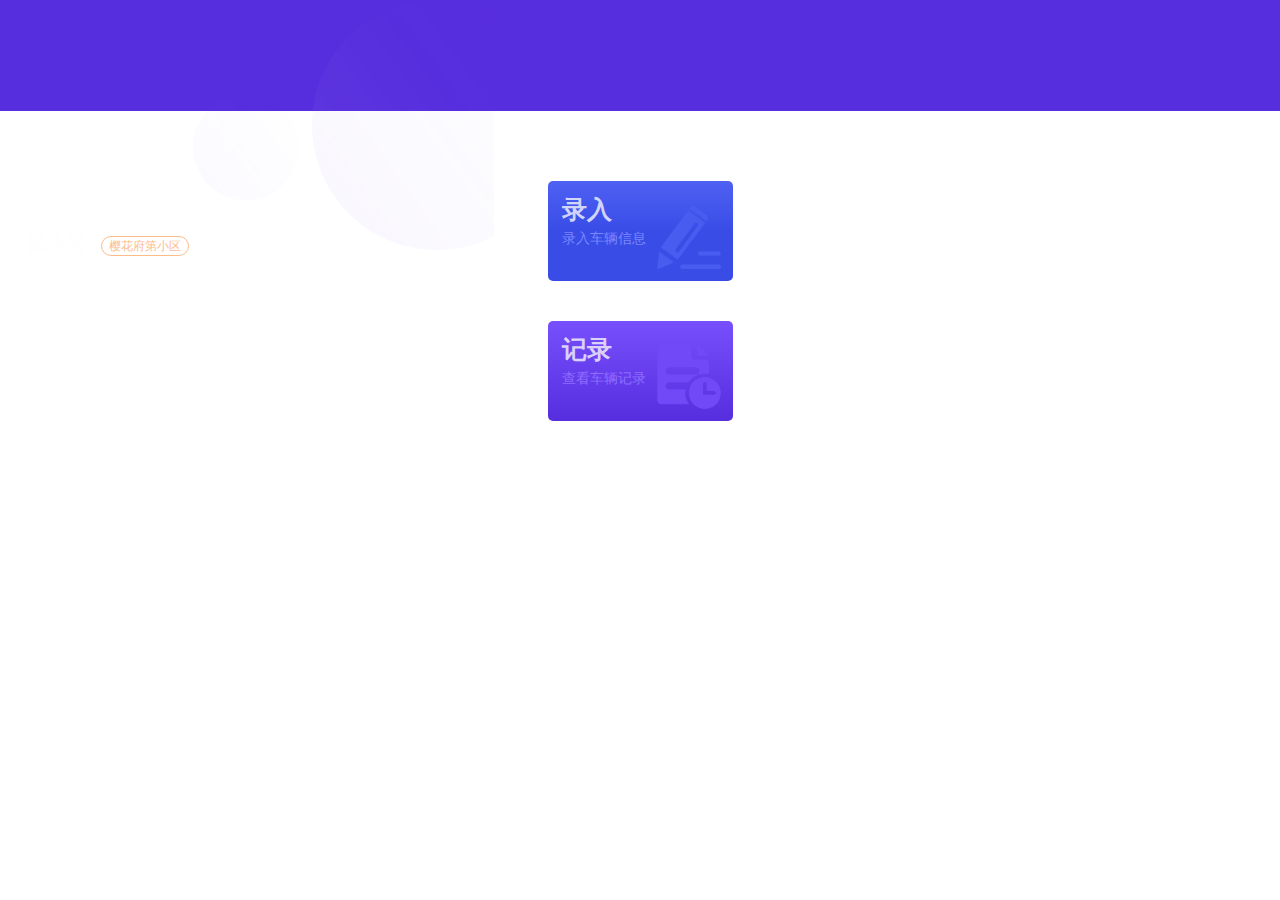
<file: templates/index.html>
<!DOCTYPE html>
<html>
	<head>
		<meta charset="utf-8" />
		<meta name="viewport" content="width=device-width,initial-scale=1,minimum-scale=1,maximum-scale=1,user-scalable=no" />
		<title>车辆管理系统</title>
		<link rel="stylesheet" type="text/css" href="../static/css/base.css"/>
		<link rel="stylesheet" type="text/css" href="../static/css/index.css"/>
		<!--<link rel="icon" href="[data-uri]">-->
	</head>
	<body>
		<div class="head_info">
			<span id="_name">
				祝小兵
			</span>
			<span id="_community">
				樱花府第小区
			</span>
			<img src="../static/imgs/index_head.png"/>
		</div>

		<div class="button">
			<div class="_text_big">录入</div>
			<span class="_text_normal">
				录入车辆信息
			</span>
			<div class="_toRec_bg"></div>
		</div>
		<div class="button but2">
			<div class="_text_big">记录</div>
			<span class="_text_normal2">
				查看车辆记录
			</span>
			<div class="_rec_bg">
				
			</div>
		</div>
		
		<div class="bottom">
		</div>
	</body>
</html>
</file>
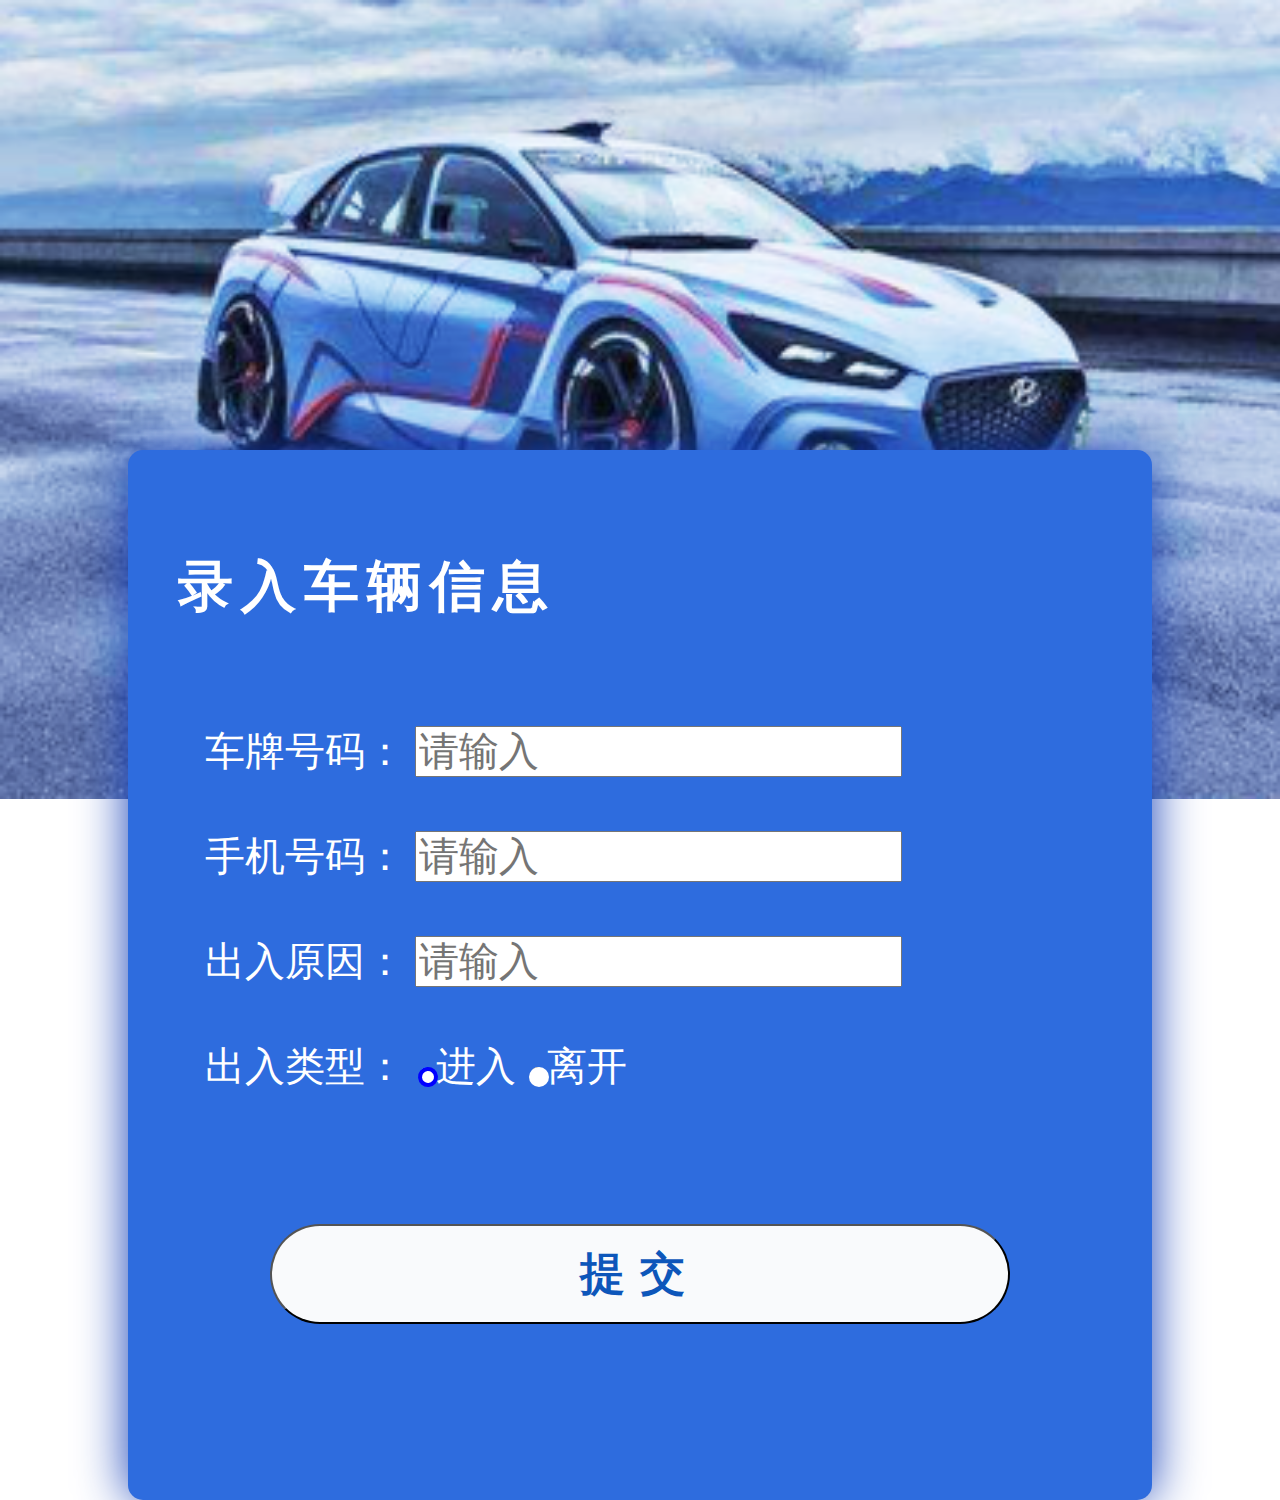
<file: addNew.html>
<!DOCTYPE html>
<html>

	<head>
		<meta charset="UTF-8">
		<title>新增</title>
		<link rel="stylesheet" type="text/css" href="css/common.css" />
		<link rel="stylesheet" type="text/css" href="css/addNew.css" />
	</head>

	<body>
		<div class="box">
			<div class="_info">
				录入车辆信息
			</div>
			<div class="_form">
				<div class="clearfix _inpu">
					<span>车牌号码：</span>
					<input type="text" name="plateNum" id="plateNum" value="" placeholder="请输入" />
				</div>
				<div class="clearfix _inpu">
					<span>手机号码：</span>
					<input type="text" name="plateNum" id="plateNum" value="" placeholder="请输入" />
				</div>
				<div class="clearfix _inpu">
					<span>出入原因：</span>
					<input type="text" name="plateNum" id="plateNum" value="" placeholder="请输入" />
				</div>
				<div class="clearfix _inpu">
					<span>出入类型：</span>
					<input type="radio" name="type" id="type" value="1" checked="checked"/>进入
					<input type="radio" name="type" id="type" value="0" />离开
				</div>
				<div class="_submitBtn">
					<input type="button" value="提交" />
				</div>

			</div>
		</div>
	</body>

</html>
</file>
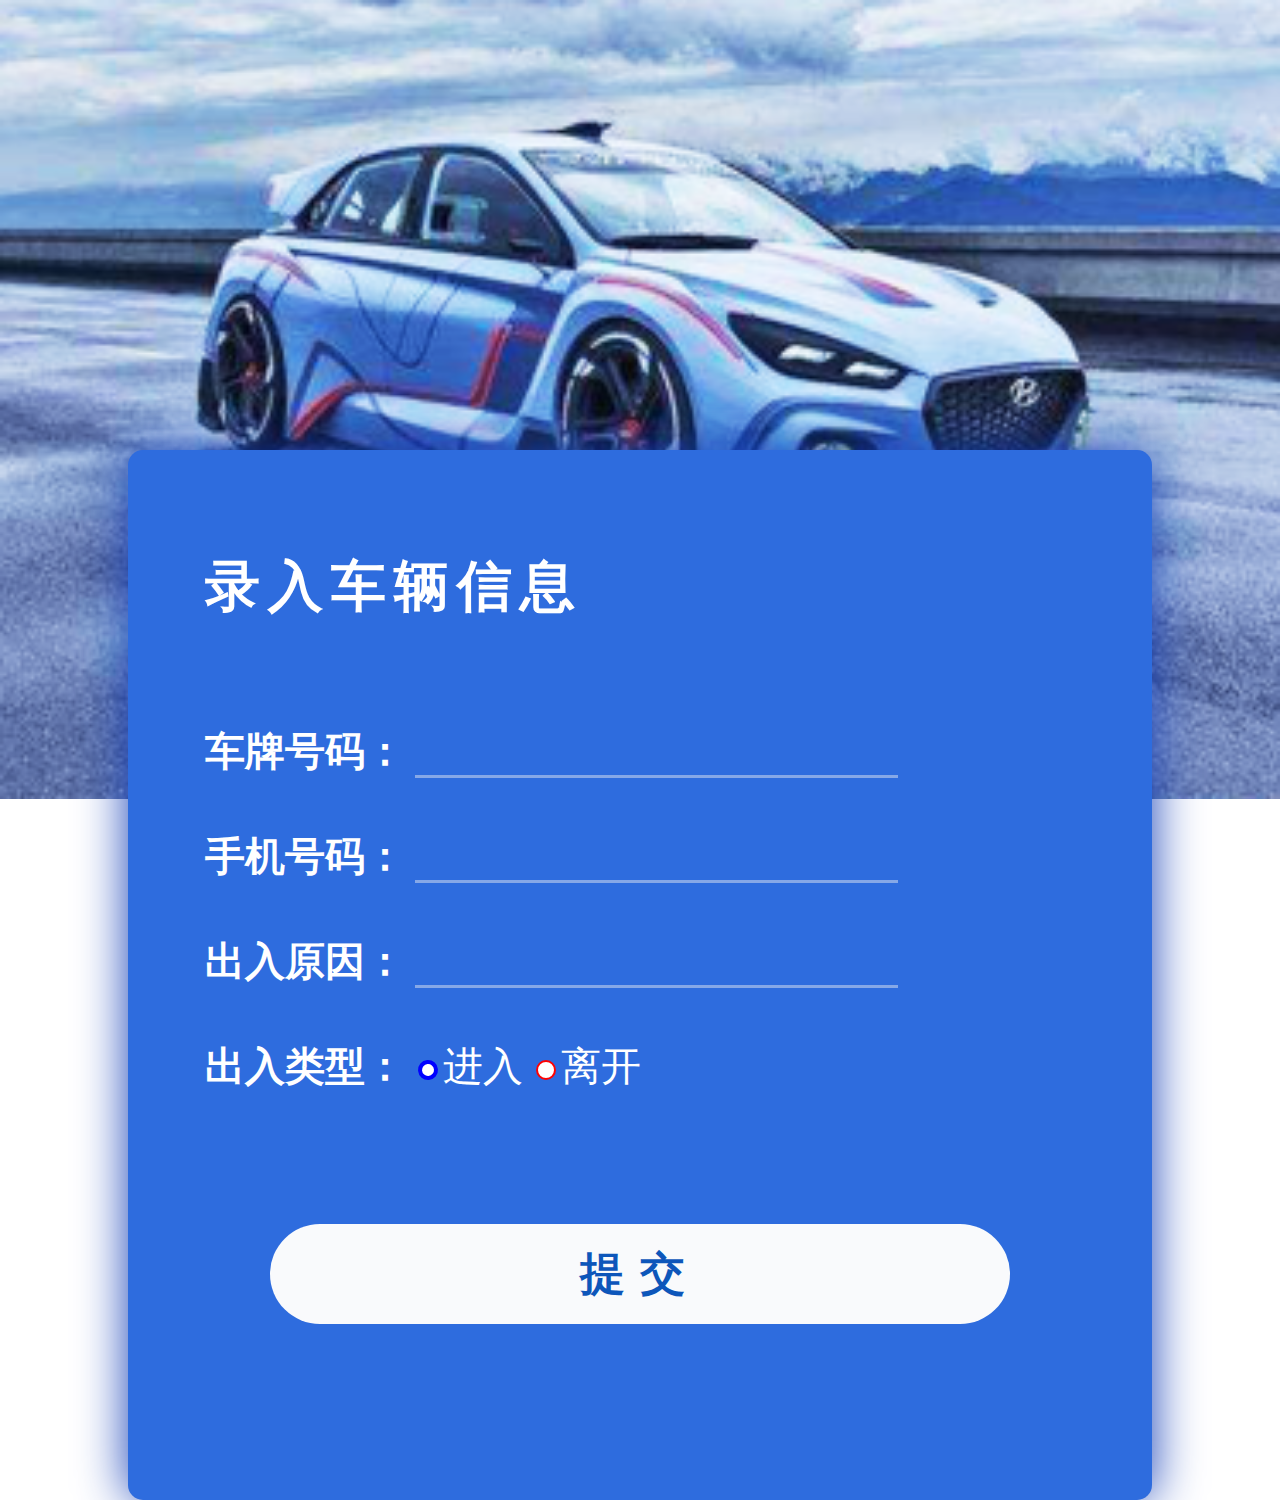
<file: templates/record/add.html>
<!DOCTYPE html>
<html>

	<head>
		<meta charset="UTF-8">
		<title>新增</title>
		<link rel="stylesheet" type="text/css" href="../../static/css/commonn.css" />
		<link rel="stylesheet" type="text/css" href="../../static/css/add.css" />
	</head>

	<body>
		<div class="box">
			<div class="_info">
				录入车辆信息
			</div>
			<div class="_form">
				<div class="clearfix _inpu">
					<span>车牌号码：</span>
					<input type="text" name="plateNum" id="plateNum" value="" placeholder="" />
				</div>
				<div class="clearfix _inpu">
					<span>手机号码：</span>
					<input type="text" name="plateNum" id="plateNum" value="" placeholder="" />
				</div>
				<div class="clearfix _inpu">
					<span>出入原因：</span>
					<input type="text" name="plateNum" id="plateNum" value="" placeholder="" />
				</div>
				<div class="clearfix _inpu">
					<span>出入类型：</span>
					<input type="radio" name="type" id="type" value="1" checked="checked"/>进入
					<input type="radio" name="type" id="type" value="0" />离开
				</div>
				<div class="_submitBtn">
					<input type="button" value="提交" />
				</div>

			</div>
		</div>
	</body>

</html>
</file>
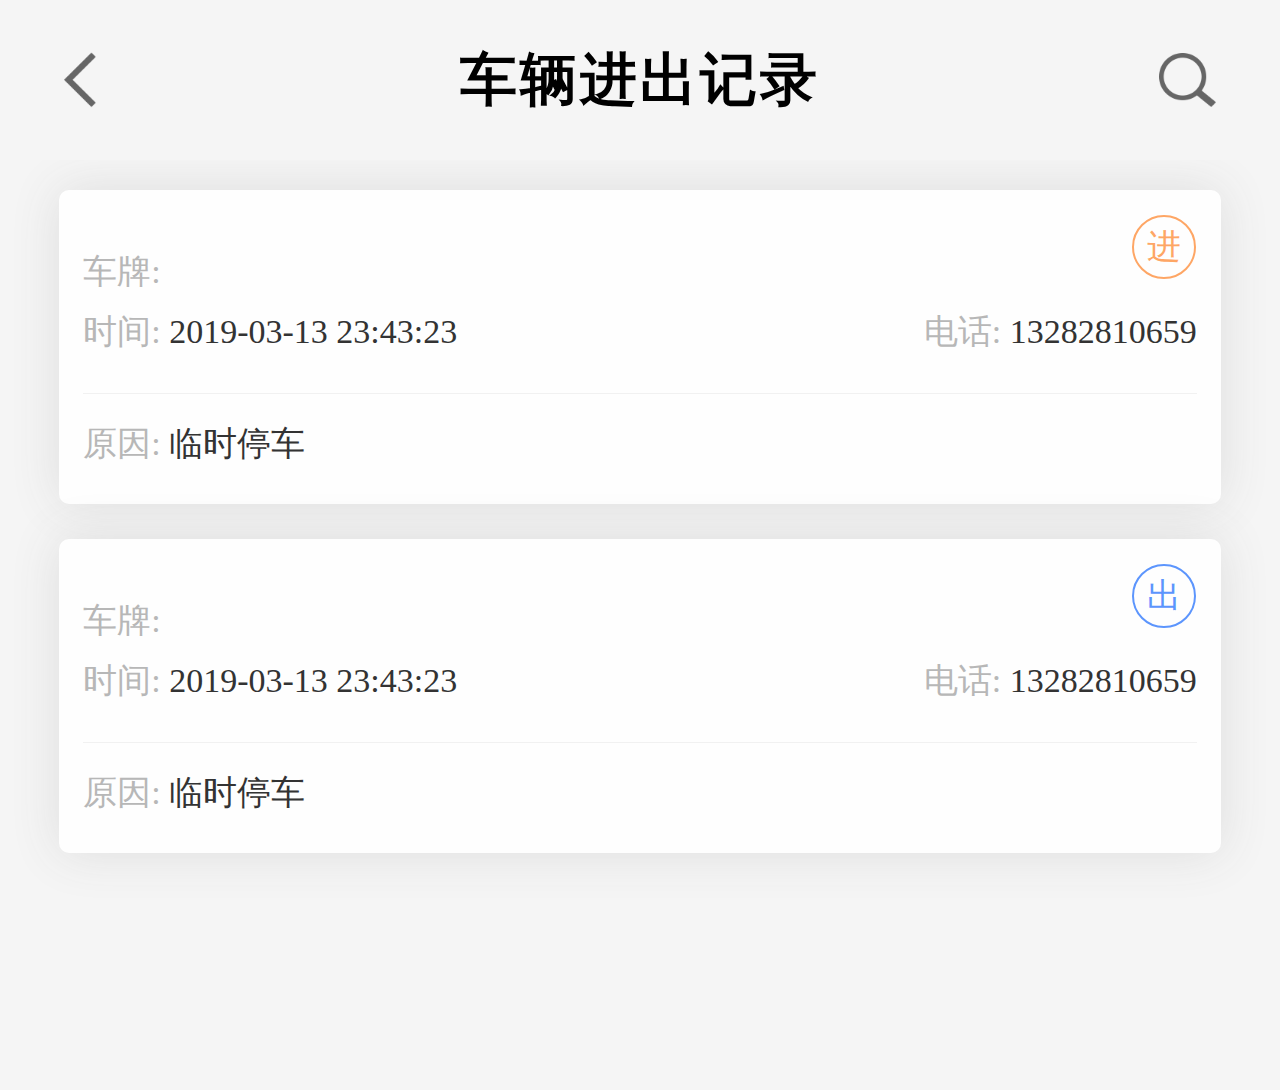
<file: templates/record/list.html>
<!DOCTYPE html>
<html>

	<head>
		<meta charset="UTF-8">
		<!--<meta name="viewport" content="width=device-width,initial-scale=1,minimum-scale=1,maximum-scale=1,user-scalable=no" />-->
		<title>列表</title>
		<link rel="stylesheet" type="text/css" href="../../static/css/commonn.css" />
		<link rel="stylesheet" type="text/css" href="../../static/css/list.css" />
		<script src="https://apps.bdimg.com/libs/jquery/2.1.4/jquery.min.js">
		</script>
	</head>

	<body>
		<div class="box">
			<div class="clearfix head">
				<div id="headTabs">
					<input type="button" id="_back" />
					<input type="text" id="_search" value="" placeholder="请输入需要查询的车牌号/手机号" />
					<input type="button" id="_searchBtn" />
					<span id="_subTitle">
						车辆进出记录
					</span>
					<input type="button" id="_reset" />
				</div>
			</div>
			<div class="content">

				<div class="_tab">
					<span>车牌: </span><span class="_info_str plateNumber"></span><br/>
					<span class="_enter">
						进
					</span>
					<span>时间: </span><span class="_info_str">2019-03-13 23:43:23</span>
					<div class="_mobile">
						<span>电话: </span><span class="_info_str">13282810659</span>
					</div>
					<div class="_line"></div>
					<span>原因: </span><span class="_info_str">临时停车</span>
				</div>

				<div class="_tab">
					<span>车牌: </span><span class="_info_str plateNumber"></span><br/>
					<span class="_exit">
						出
					</span>
					<span>时间: </span><span class="_info_str">2019-03-13 23:43:23</span>
					<div class="_mobile">
						<span>电话: </span><span class="_info_str">13282810659</span>
					</div>
					<div class="_line"></div>
					<span>原因: </span><span class="_info_str">临时停车</span>
				</div>

			</div>
		</div>
		<script type="text/javascript">
			var url = window.location.host;
			console.log(url);

			$('#_searchBtn').click(function() {
				// 判断返回按钮是否隐藏
				var flag = $("#_back").is(":hidden");
				if(flag) {
					// 判断输入框是否有内容
					var searchStr = $.trim($('#_search').val());
					console.log(searchStr);

					if(searchStr != '') {
						// 如果搜索内容不为空, 则执行查询
						console.log('adsf' + searchStr + 'asdfdsfa');
						window.open("http://wiesen.nat300.top/parking/record/list?val=" + searchStr);
					} else {
						// 如果内容为空 查全部
						window.open("http://wiesen.nat300.top/parking/record/list");
					}
					// 清空搜索框, 隐藏搜索框, 隐藏删除按钮, 显示返回按钮和副标题
					$('#_subTitle').show();
					$('#_back').show();
					$('#_search').val('');
					$('#_search').hide();
					$('#_reset').hide();
				} else {
					$('#_subTitle').hide();
					$('#_back').hide();
					$('#_search').show();
				}
			});

			// 监听搜索框内容变化
			$('#_search').bind('input propertychange', function() {
				if($(this).val().length > 0) {
					$('#_reset').show();
				} else {
					$('#_reset').hide();
				}
			});
			$('#_reset').click(function() {
				$('#_search').val('');
				$('#_reset').hide();
			});
		</script>
	</body>

</html>
</file>
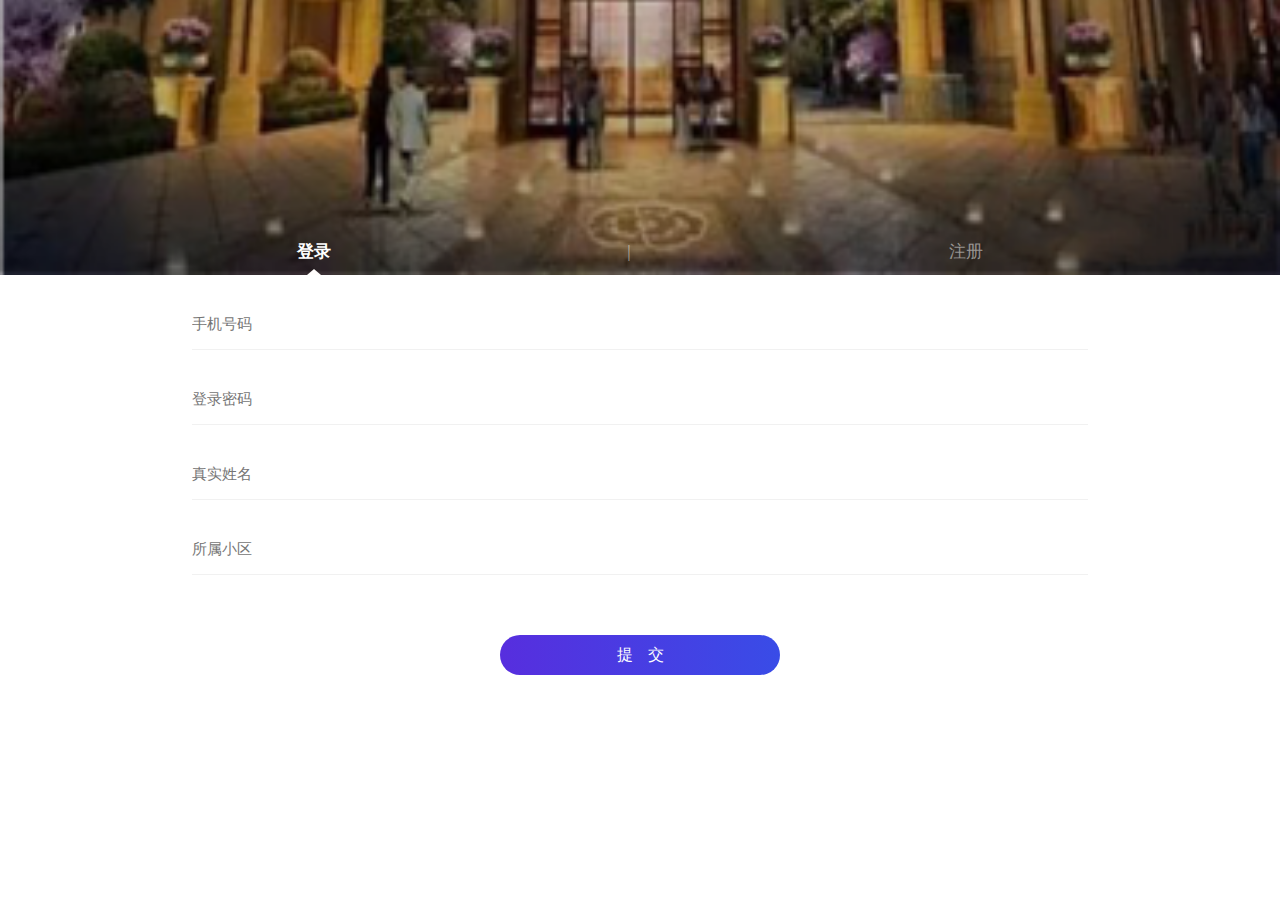
<file: templates/user/login.html>
<!DOCTYPE html>
<html>

	<head>
		<meta charset="UTF-8">
		<meta name="viewport" content="width=device-width,initial-scale=1,minimum-scale=1,maximum-scale=1,user-scalable=no" />
		<title>登录</title>
		<link rel="stylesheet" type="text/css" href="../../static/css/base.css" />
		<link rel="stylesheet" type="text/css" href="../../static/css/login.css" />
	</head>

	<body>
		<div class="content">
			<div class="tabs">
				<div class="img_bottom clearFix">
					<div class="login f_left active">
						<span>登录</span>
					</div>
					<div class="split f_left">
						<span>|</span>
					</div>
					<div class="register f_left">
						<span>注册</span>
					</div>
				</div>
			</div>
			<div class="_area _login">
				<form action="#" method="post">
					<div class="">
						<input type="text" name="mobile" value="" placeholder="手机号码" />
					</div>
					<div class="">
						<input type="password" name="password" placeholder="登录密码" />
					</div>
					<div class="_sub">
						<input type="submit" value="登录"/>
					</div>
				</form>
			</div>
			<div class="_area _register">
				<form action="#" method="post">
					<div class="">
						<input type="text" name="mobile" value="" placeholder="手机号码" />
					</div>
					<div class="">
						<input type="password" name="password" placeholder="登录密码" />
					</div>
					<div class="">
						<input type="text" name="mobile" value="" placeholder="真实姓名" />
					</div>
					<div class="">
						<input type="text" name="mobile" value="" placeholder="所属小区" />
					</div>
					<div class="_sub">
						<input type="submit" value="提交"/>
					</div>
				</form>
			</div>
		</div>
	</body>

</html>
</file>
<file: static/css/index.css>
.head_info {
	height: 111px;
	/*border: 1px solid pink;*/
	margin-bottom: 70px;
	/*background: url(../imgs/index_head.png) no-repeat right/111px 111px;*/
	/*background: -webkit-linear-gradient(top, rgba(87, 46, 222, 1), rgba(44, 89, 234, 1));*/
	background: rgba(87, 46, 222, 1);
	/*border-radius: 0 0 200px 200px;*/
	
}
.head_info img {
	
}

#_name {
	display: inline-block;
	padding-left: 26px;
	padding-right: 11px;
	height: 111px;
	line-height: 111px;
	font-size: 20px;
	font-weight: bold;
	color: rgba(255, 254, 254, 1);
}

#_community {
	font-size: 12px;
	color: rgba(252, 189, 141, 1);
	display: inline-block;
	height: 20px;
	border: 1px solid rgba(252, 189, 141, 1);
	/*padding-left: 6px;
	padding-right: 6px;*/
	padding: 1px 7px;
	border-radius: 10px;
	/*margin-top: 44.5px;
	margin-bottom: 44px;*/
	/*vertical-align: middle;*/
	/*vertical-align: baseline;*/
}

.button {
	padding-left: 14px;
	padding-top: 12px;
	width: 185px;
	height: 100px;
	/*background-color: rgba(57, 76, 230, 1);*/
	background: -webkit-linear-gradient( top, rgba(79, 97, 243, 1), rgba(57, 76, 230, 1), rgba(57, 76, 230, 1));
	border-radius: 5px;
	margin: 0 auto;
	margin-bottom: 40px;
	position: relative;
}

._text_big {
	font-size: 25px;
	font-weight: bold;
	font-family: SourceHanSansCN-Medium;
	color: rgba(249, 249, 253, 0.8);
}

._text_normal {
	font-size: 14px;
	color: rgba(121, 135, 254, 1);
	line-height: 26px;
}

._text_normal2 {
	font-size: 14px;
	color: rgba(143, 109, 255, 1);
	line-height: 26px;
}

._rec_bg {
	background: url(../imgs/rec_ico.png) no-repeat bottom;
}

._toRec_bg {
	background: url(../imgs/toRec_ico.png) no-repeat bottom;
}

._rec_bg,
._toRec_bg {
	width: 64px;
	height: 64px;
	position: absolute;
	bottom: 12px;
	right: 12px;
	background-size: 100%;
}

.bottom {
	width: 100%;
	height: 128px;
	/*border: 1px solid red;*/
	background: url(../imgs/bottom_img.png) no-repeat;
	background-position: ;
	background-size: 100%;
	position: absolute;
	bottom: 0;
}

.but2 {
	/*background-color: rgba(119, 79, 252, 1);*/
	background: -webkit-linear-gradient( top, rgba(119, 79, 252, 1), rgba(87, 46, 222, 1));
}
</file>
<file: css/common.css>
html,
body {
	padding: 0;
	margin: 0;
	height: 100%;
	/*background-color: yellow;*/
}

.footer {
	position: absolute;
	bottom: 0;
	width: 100%;
	height: 120px;
	background-color: lightpink;
	text-align: center;
	line-height: 120px;
	font-size: 80px;
}

.clearfix {
	*zoom: 1;
}

.clearfix:after {
	content: ".";
	display: block;
	height: 0;
	visibility: hidden;
	clear: both;
}
</file>
<file: css/addNew.css>
body {
	background-image: url(../img/add_bg2.png);
	background-repeat: no-repeat;
	background-size: 100%;
}

.box {
	width: 80%;
	height: 1050px;
	/*border: 1px solid red;*/
	position: relative;
	/* left: 132px; */
	top:450px;
	margin: 0 auto;
	/* padding-top: 300px; */
	background-color: #2E6CDE;
	border-radius: 15px;
	box-shadow: #143EB6 0px 0px 50px
}

._info{
	font-size: 55px;
	font-weight: bold;
	color: white;
	/*position: relative;
	left: 50px;
	top: 100px;*/
	padding-top: 100px;
	margin-left: 50px;
	letter-spacing: 8px;
}
._form{
	color: white;
	padding-top: 50px;
	margin: 0 auto;
	/*border: 1px yellow solid;*/
	width: 85%;
}
._inpu{
	margin-top: 50px;
}

span,
._inpu,
input{
	font-size: 40px;
}
input[type=text]{
	width: 55%;
	/*float: right;*/
}
input[type=radio]:after  {
    content: "";
    display:block;
    width: 20px;
    height: 20px;
    border-radius: 50%;
    text-align: center;
    line-height: 14px;
    font-size: 16px;
    color: #fff;
    border: 2px solid :;dd;
    background-color: #fff;
    box-sizing:border-box;
    position: relative;
    left: -2px;
}
input[type=radio]:checked:after  {
    content: "";
    transform:matrix(-0.766044,-0.642788,-0.642788,0.766044,0,0);
    -webkit-transform:matrix(-0.766044,-0.642788,-0.642788,0.766044,0,0);
    border: 4px solid blue;
}

input[type=button]{
	display: block;
	width: 85%;
	height: 100px;
	border-radius: 50px;
	/*border: 1px solid red;*/
	margin: 0 auto;
	margin-top: 130px;
	background-color: #F9FAFC;
	color: #0D56BA;
	font-size: 45px;
	font-weight: bold;
	letter-spacing: 15px;
}
</file>
<file: static/css/commonn.css>
*,
*::before,
*::after {
	/*-webkit-tap-highlight-color: transparent;*/
}

html,
body {
	padding: 0;
	margin: 0;
	height: 100%;
	/*background-color: yellow;*/
}

.footer {
	position: absolute;
	bottom: 0;
	width: 100%;
	height: 120px;
	background-color: lightpink;
	text-align: center;
	line-height: 120px;
	font-size: 80px;
}

.clearfix {
	*zoom: 1;
}

.clearfix:after {
	content: ".";
	display: block;
	height: 0;
	visibility: hidden;
	clear: both;
}
</file>
<file: static/css/add.css>
body {
	background-image: url(../imgs/add_bg.png);
	background-repeat: no-repeat;
	/*background-position: center top;*/
	background-size: 100%;
}

input,textarea {
  border: 0;
  -webkit-appearance: none;
}

.box {
	width: 80%;
	height: 1050px;
	/*border: 1px solid red;*/
	position: relative;
	/* left: 132px; */
	top:450px;
	margin: 0 auto;
	/* padding-top: 300px; */
	background-color: #2E6CDE;
	border-radius: 15px;
	box-shadow: #143EB6 0px 0px 50px;
	text-align: left;
}

._info{
	font-size: 55px;
	font-weight: bold;
	color: white;
	/*position: relative;
	left: 50px;
	top: 100px;*/
	padding-top: 100px;
	margin: 0 auto;
	letter-spacing: 8px;
	width: 85%;
}
._form{
	color: white;
	padding-top: 50px;
	margin: 0 auto;
	/*border: 1px yellow solid;*/
	width: 85%;
}
._inpu{
	margin-top: 50px;
	/*height: 58px;*/
}

span,
._inpu,
input{
	font-size: 40px;
	color: white;
}
span{
	font-weight: 600;
}
input[type=text]{
	width: 55%;
	/*float: right;*/
	border: 0;
	border-bottom: 3px #f1f1f173 solid;
	background-color: #2E6CDE;
	border-radius: 0;
}
input[type=radio]:after  {
    content: "";
    display:block;
    width: 20px;
    height: 20px;
    border-radius: 50%;
    text-align: center;
    line-height: 14px;
    font-size: 16px;
    color: #fff;
    border: 2px solid red;
    background-color: #fff;
    box-sizing:border-box;
    position: relative;
    left: -2px;
}
input[type=radio]:checked:after  {
    content: "";
    transform:matrix(-0.766044,-0.642788,-0.642788,0.766044,0,0);
    -webkit-transform:matrix(-0.766044,-0.642788,-0.642788,0.766044,0,0);
    border: 4px solid blue;
}

input[type=button]{
	display: block;
	width: 85%;
	height: 100px;
	border-radius: 50px;
	/*border: 1px solid red;*/
	margin: 0 auto;
	margin-top: 130px;
	background-color: #F9FAFC;
	color: #0D56BA;
	font-size: 45px;
	font-weight: bold;
	letter-spacing: 15px;
}
</file>
<file: static/css/list.css>
body {
	background-color: #f5f5f5;
}

.head {
	height: 125px;
	width: 100%;
	margin: 0 auto;
	/*border: 1px solid red;*/
	background-color: #f5f5f5;
	padding-top: 35px;
	position: fixed;
	top: 0;
	z-index: 999;
}

.box {
	background-color: #f5f5f5;
	height: 100%;
	width: 100%;
}

#_back {
	padding: 0;
	width: 60px;
	height: 90px;
	display: block;
	float: left;
	border: 0;
	background: url(../imgs/back_ico.png);
	background-repeat: no-repeat;
	background-position: left;
}

#_search {
	border: 0;
	border-radius: 80px;
	width: 85%;
	height: 90px;
	font-size: 36px;
	line-height: 40px;
	display: none;
	float: left;
	/*margin-left: 30px;*/
	padding-left: 30px;
}

#_searchBtn {
	padding: 0;
	width: 60px;
	height: 90px;
	background: url(../imgs/search_ico.png);
	background-repeat: no-repeat;
	background-position: right;
	display: block;
	float: right;
	border: 0;
}

#_subTitle {
	width: 100%;
	height: 90px;
	line-height: 90px;
	text-align: center;
	display: block;
	/*position: fixed;
				top: auto;*/
	font-size: 57px;
	font-weight: bold;
	letter-spacing: 3px;
}

.content {
	margin-top: 190px;
}

._tab {
	background-color: #fefefe;
	width: 87%;
	/*height: 200px;*/
	border-radius: 10px;
	margin: 0 auto;
	margin-bottom: 35px;
	box-shadow: #dddddd 0px 0px 50px;
	position: relative;
	padding-left: 24px;
	padding-top: 49px;
	padding-right: 24px;
	padding-bottom: 30px;
}

._tab span {
	color: #b7b7b7;
	font-size: 34px;
	line-height: 60px;
}

._enter,
._exit {
	width: 60px;
	height: 60px;
	border-radius: 50%;
	display: inline-block;
	font-size: 35px;
	line-height: 60px;
	text-align: center;
	position: absolute;
	top: 25px;
	right: 25px;
}

._tab ._enter {
	color: #fea665;
	border: 2px solid #fea665
}

._tab ._exit {
	color: #5c95fd;
	border: 2px solid #5c95fd;
}

._line {
	width: 100%;
	height: 1px;
	border-bottom: 1px solid rgba(241, 241, 241, 1);
	margin: 0 auto;
	margin-top: 30px;
	margin-bottom: 20px;
}

._tab ._info_str {
	color: #333333;
}

._tab .plateNumber {
	font-size: 42px;
	font-weight: bold;
}

._tab ._mobile {
	display: inline-block;
	float: right;
}

#headTabs {
	width: 90%;
	margin: 0 auto;
}
#_reset {
	display: block;
	width: 80px;
	height: 80px;
	/*border: 1px solid red;*/
	border: 0;
	background: url(../imgs/reset_ico.png);
	background-repeat: no-repeat;
	background-position: center;
	border-radius: 50%;
	position: absolute;
	top: 41px;
    right: 191px;
    display: none;
	
}

input {
	box-sizing:border-box;
}
</file>
<file: static/css/login.css>
/*body {
	background: url(../imgs/login_reg_bg.png) no-repeat top;
	background-size: 100%;
}*/

.tabs {
	/*width: 100%;*/
	height: 275px;
	background: url(../imgs/login_reg_bg.png) no-repeat;
	background-size: 100%;
	background-position: bottom;
	position: relative;
	/*margin-bottom: 55px;*/
}

.img_bottom {
	width: 100%;
	height: 46px;
	position: absolute;
	bottom: 0;
}

.tabs .f_left {
	font-size: 17px;
	color: rgba(255, 255, 255, 0.5);
	/*display: inline-block;*/
	/*letter-spacing: 3px;*/
}

.split {
	width: 2%;
}

.login,
.register {
	width: 49%;
}

.tabs .f_left span {
	display: block;
	height: 46px;
	width: 34px;
	line-height: 46px;
	margin: 0 auto;
	/*width: 50px;*/
	/*margin-left: 50px;*/
}

.tabs .active {
	color: rgba(255, 255, 255, 1);
	background: url(../imgs/triangle.png) no-repeat bottom;
	font-weight: 600;
}


/* form部分 */

._register {
	/*display: none;*/
}
._login {
	display: none;
}

._area input {
	font-size: 15px;
	/*padding-left: 15px;*/
}

._area input[type=submit] {
	display: block;
	width: 280px;
	height: 40px;
	background: -webkit-linear-gradient(left, rgba(87, 46, 222, 1), rgba(57, 76, 231, 1));
	border-radius: 20px;
	margin: 0 auto;
	color: rgba(253, 254, 255, 1);
	font-size: 16px;
	letter-spacing: 15px;
	line-height: 40px;
	padding-left: 15px;
	
}

._area div {
	width: 70%;
	height: 35px;
	border-bottom: 1px solid rgba(241, 241, 241, 1);
	/*font-size: 14px;*/
	margin: 0 auto;
	margin-top: 40px;
}

._area ._sub {
	width: 100%;
	height: 40px;
	/*position: absolute;
	bottom: 96px;*/
	margin-top: 60px;
	padding-bottom: 100px;
	border: none;
}
</file>
<file: static/css/base.css>
/* ====== reset css ====== */

/*选中所有标签*/
*,
*::before,
*::after {
	margin: 0;
	padding: 0;
	/*盒子从边框开始计算尺寸*/
	box-sizing: border-box;
	-webkit-box-sizing: border-box;
	/*清除点击高亮的效果*/
	-webkit-tap-highlight-color: transparent;
}

a {
	text-decoration: none;
}

input,
textarea {
	border: none;
	outline: none;
	resize: none;
	-webkit-appearance: none;
}


/* ======= common css ======== */

.clearFix::before,
.clearFix::after {
	content: "";
	display: block;
	visibility: hidden;
	height: 0;
	line-height: 0;
	clear: both;
}

.f_left {
	float: left;
}

.f_right {
	float: right;
}
html,
body {
	/*width: 100%;*/
	height: 100%;
	/*background-color: gray;*/
}
</file>
